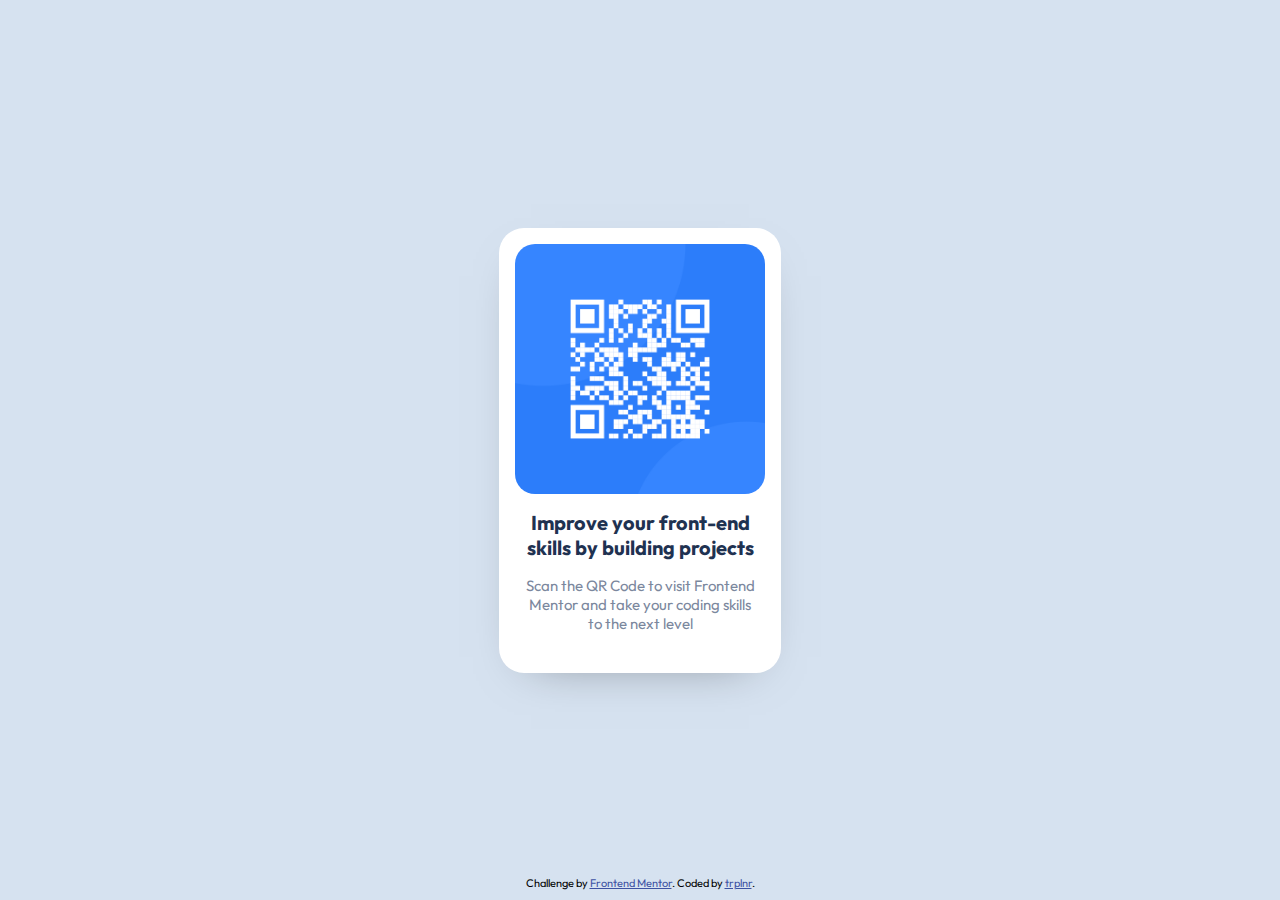
<file: Challenge 1/qr-code-component-main/index.html>
<!DOCTYPE html>
<html lang="en">

<head>
  <meta charset="UTF-8">
  <meta name="viewport" content="width=device-width, initial-scale=1.0">
  <link rel="icon" type="image/png" sizes="32x32" href="./images/favicon-32x32.png">
  <title>Frontend Mentor | QR code component</title>
  <style>
    @import url('https://fonts.googleapis.com/css2?family=Outfit:wght@400;700&display=swap');

    .attribution {
      position: absolute;
      bottom: 10px;
      font-size: 11px;
      text-align: center;
    }

    .attribution a {
      color: hsl(228, 45%, 44%);
    }

    body {
      box-sizing: border-box;
      padding: 0;
      margin: 0;
      background-color: hsl(212, 45%, 89%);
      display: grid;
      place-items: center;
      height: 100vh;
      font-family: Outfit;
    }

    .card {
      background-color: hsl(0, 0%, 100%);
      display: inline-flex;
      flex-direction: column;
      align-items: center;
      padding: 16px;
      border-radius: 25px;
      box-shadow: 0 1em 3em -2em rgba(0, 0, 0, 0.5);
    }

    .qr-code {
      display: inline-flex;
      width: 250px;
      height: auto;
      border-radius: 20px;
    }

    .card-title {
      font-size: 20px;
      font-weight: 700;
      text-align: center;
      max-width: 235px;
      margin: 0;
      margin-block: 16px;
      color: hsl(218, 44%, 22%);
    }

    .card-text {
      font-size: 15px;
      font-weight: 400;
      text-align: center;
      max-width: 235px;
      margin: 0;
      margin-bottom: 24px;
      color: hsl(220, 15%, 55%);
    }
  </style>
</head>

<body>
  <div class="card" role="card">
    <img src="images/image-qr-code.png" alt="QR CODE" class="qr-code">
    <h2 class="card-title">Improve your front-end skills by building projects</h2>
    <p class="card-text">Scan the QR Code to visit Frontend Mentor and take your coding skills to the next level</p>
  </div>
  <div class="attribution" role="attribution">
    Challenge by <a href="https://www.frontendmentor.io?ref=challenge" target="_blank">Frontend Mentor</a>.
    Coded by <a href="https://github.com/Trioplane">trplnr</a>.
  </div>
</body>

</html>
</file>
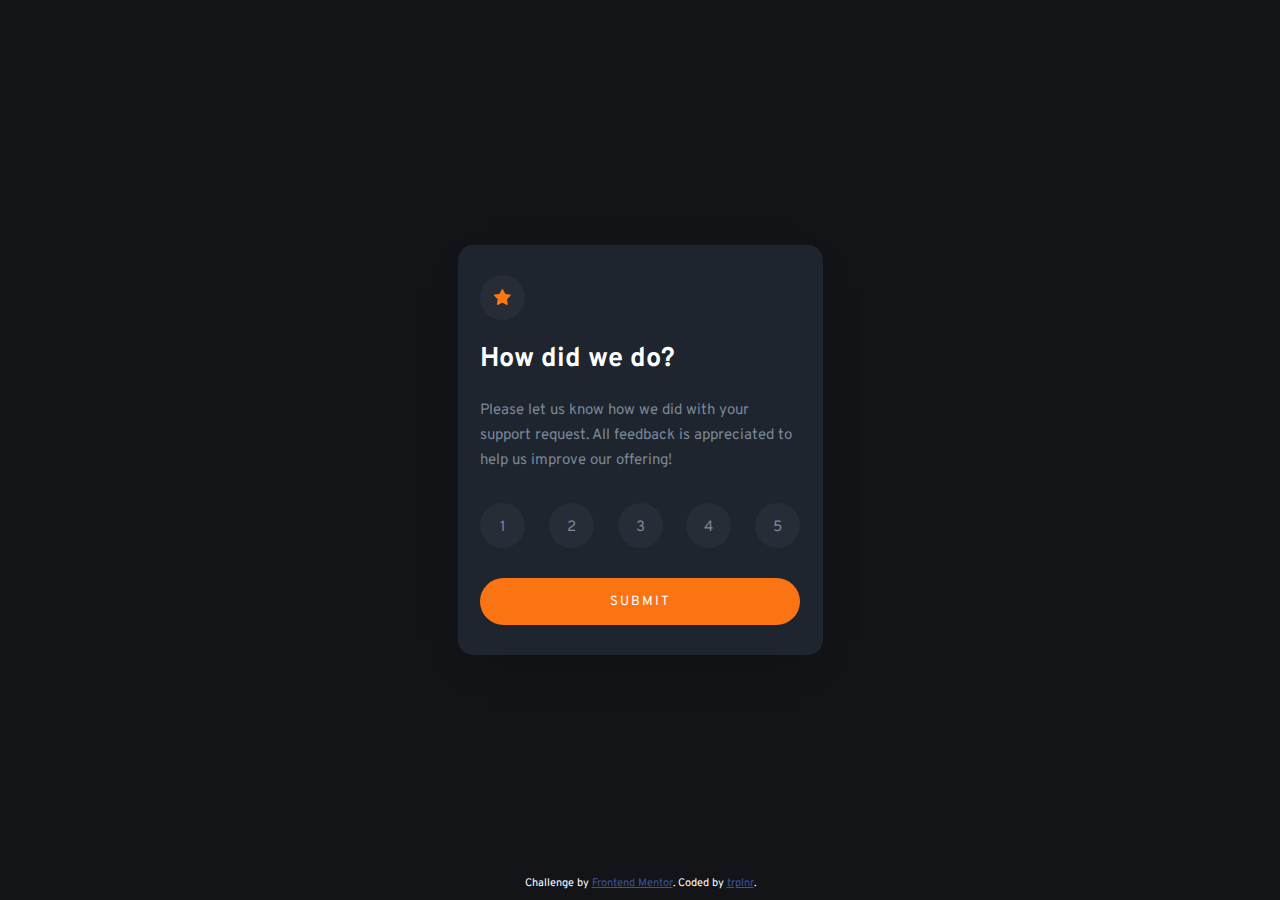
<file: Challenge 2/interactive-rating-component-main/index.html>
<!DOCTYPE html>
<html lang="en">

<head>
  <meta charset="UTF-8">
  <meta name="viewport" content="width=device-width, initial-scale=1.0">
  <link rel="stylesheet" href="styles.css">
  <link rel="icon" type="image/png" sizes="32x32" href="./images/favicon-32x32.png">
  <title>Frontend Mentor | Interactive rating component</title>
  <style>
    .attribution {
      color: var(--white);
      font-size: 11px;
      text-align: center;
      position: absolute;
      bottom: 10px;
    }

    .attribution a {
      color: hsl(228, 45%, 44%);
    }
  </style>
  <script src="index.js" defer></script>
</head>

<body>

  <main>
    <div id="rating-state">
      <div class="star">
        <svg width="17" height="16" xmlns="http://www.w3.org/2000/svg">
          <path
            d="m9.067.43 1.99 4.031c.112.228.33.386.58.422l4.45.647a.772.772 0 0 1 .427 1.316l-3.22 3.138a.773.773 0 0 0-.222.683l.76 4.431a.772.772 0 0 1-1.12.813l-3.98-2.092a.773.773 0 0 0-.718 0l-3.98 2.092a.772.772 0 0 1-1.119-.813l.76-4.431a.77.77 0 0 0-.222-.683L.233 6.846A.772.772 0 0 1 .661 5.53l4.449-.647a.772.772 0 0 0 .58-.422L7.68.43a.774.774 0 0 1 1.387 0Z"
            fill="#FC7614" />
        </svg>
      </div>
      <h2 class="rating-title">How did we do?</h2>
      <p class="rating-text">
        Please let us know how we did with your support request. All feedback is appreciated
        to help us improve our offering!
      </p>
      <div class="rating-buttons">
        <div id="rating-1">
          <p>1</p>
        </div>
        <div id="rating-2">
          <p>2</p>
        </div>
        <div id="rating-3">
          <p>3</p>
        </div>
        <div id="rating-4">
          <p>4</p>
        </div>
        <div id="rating-5">
          <p>5</p>
        </div>
      </div>
      <button id="rating-submit">Submit</button>
    </div>

    <div id="thanks-state" class="hide">
      <div class="phone-svg">
        <svg width="162" height="108" xmlns="http://www.w3.org/2000/svg">
          <g fill="none">
            <path
              d="M30 93.744h-.044a23.456 23.456 0 0 1-1.61-.189.543.543 0 0 1 .155-1.076c.52.076 1.04.135 1.563.178a.538.538 0 0 1-.043 1.076l-.022.01Zm5.37-.205a.538.538 0 0 1-.08-1.076 19.51 19.51 0 0 0 1.54-.306.536.536 0 0 1 .645.403.538.538 0 0 1-.397.646c-.537.129-1.074.236-1.611.323l-.097.01Zm-12.137-1.312a.536.536 0 0 1-.183-.033 24.346 24.346 0 0 1-1.525-.608.539.539 0 0 1 .424-.99c.483.21.983.404 1.472.587a.538.538 0 0 1-.188 1.044Zm18.759-.829a.538.538 0 0 1-.242-1.022c.467-.226.934-.479 1.39-.742a.536.536 0 1 1 .538.93c-.478.275-.967.538-1.45.78a.536.536 0 0 1-.258.054h.022Zm-24.994-2.292a.536.536 0 0 1-.29-.08c-.457-.29-.913-.597-1.36-.91a.536.536 0 1 1 .612-.882c.436.307.876.597 1.322.883a.538.538 0 0 1-.284.99Zm30.772-1.544a.537.537 0 0 1-.408-.193.539.539 0 0 1 .06-.759l.117-.124c.355-.306.715-.624 1.074-.957a.537.537 0 1 1 .73.79c-.375.345-.74.673-1.106.985l-.123.102a.537.537 0 0 1-.344.156Zm-36.326-2.69a.537.537 0 0 1-.36-.14c-.402-.37-.8-.747-1.18-1.124a.539.539 0 0 1 .751-.769c.376.371.763.737 1.155 1.076a.538.538 0 0 1 .032.764.537.537 0 0 1-.398.194Zm41.305-2.21a.537.537 0 0 1-.398-.899c.355-.393.715-.79 1.074-1.2a.537.537 0 1 1 .806.71c-.365.415-.725.818-1.074 1.21a.537.537 0 0 1-.408.152v.026ZM6.724 79.723a.537.537 0 0 1-.424-.204 41.79 41.79 0 0 1-.989-1.308.539.539 0 0 1 .124-.753.536.536 0 0 1 .746.124c.312.425.629.85.962 1.27a.539.539 0 0 1-.42.871Zm50.579-2.383a.539.539 0 0 1-.419-.877c.338-.414.677-.828 1.015-1.253a.537.537 0 1 1 .838.672l-1.02 1.259a.537.537 0 0 1-.414.199ZM2.9 73.887a.537.537 0 0 1-.473-.312c-.257-.5-.499-1-.714-1.485a.539.539 0 0 1 .685-.72c.133.052.24.154.298.285.21.462.44.946.687 1.425a.539.539 0 0 1-.483.786v.021Zm58.753-2.028a.537.537 0 0 1-.424-.866l.988-1.275a.537.537 0 1 1 .848.656l-.988 1.275a.537.537 0 0 1-.424.188v.022ZM.682 67.286a.537.537 0 0 1-.537-.462A17.06 17.06 0 0 1 0 65.16a.538.538 0 1 1 1.074 0c.018.519.063 1.036.134 1.55a.539.539 0 0 1-.462.607l-.064-.032Zm65.24-.973a.537.537 0 0 1-.43-.867l.984-1.28a.536.536 0 0 1 .853.65l-.993 1.265a.537.537 0 0 1-.414.21v.022Zm88.49-2.96a.724.724 0 0 1-.15 0 .537.537 0 0 1-.366-.666c.134-.474.28-.99.424-1.544a.538.538 0 0 1 .655-.388.537.537 0 0 1 .382.662c-.145.538-.29 1.076-.43 1.565a.537.537 0 0 1-.515.372Zm-84.247-2.592a.536.536 0 0 1-.424-.867l.983-1.28a.54.54 0 1 1 .854.662l-.989 1.275a.537.537 0 0 1-.413.183l-.01.027Zm-68.924-.382a.536.536 0 0 1-.156 0 .538.538 0 0 1-.355-.673 21.47 21.47 0 0 1 .537-1.565.537.537 0 1 1 .994.403c-.193.49-.37.985-.537 1.474a.537.537 0 0 1-.473.334l-.01.027Zm154.782-3.863a.311.311 0 0 1-.102 0 .538.538 0 0 1-.43-.624c.097-.538.188-1.044.28-1.582a.545.545 0 1 1 1.073.178c-.09.538-.182 1.076-.279 1.614a.537.537 0 0 1-.542.414ZM74.46 55.209a.537.537 0 0 1-.424-.872l1.004-1.27a.537.537 0 1 1 .838.673l-.999 1.264a.537.537 0 0 1-.408.205h-.01ZM4.436 54.165a.539.539 0 0 1-.43-.855c.323-.436.666-.872 1.02-1.297a.537.537 0 1 1 .822.694 22.92 22.92 0 0 0-.977 1.237.537.537 0 0 1-.435.221Zm74.408-4.417a.539.539 0 0 1-.414-.877l1.026-1.248a.537.537 0 1 1 .843.667l-1.02 1.243a.537.537 0 0 1-.435.215Zm78.124-.161h-.043a.538.538 0 0 1-.494-.576c.043-.538.075-1.076.107-1.614a.538.538 0 0 1 .564-.538c.295.018.52.27.505.565a54.253 54.253 0 0 1-.107 1.614.538.538 0 0 1-.532.549ZM9.28 49.13a.537.537 0 0 1-.338-.958c.8-.646 1.316-.99 1.337-1.006a.536.536 0 0 1 .59.898s-.499.334-1.25.942a.536.536 0 0 1-.35.124h.011Zm74.075-4.74a.537.537 0 0 1-.403-.888c.35-.408.704-.817 1.074-1.22a.537.537 0 1 1 .806.71c-.355.403-.71.806-1.074 1.215a.537.537 0 0 1-.414.183h.01Zm73.742-1.797a.537.537 0 0 1-.537-.505 54.325 54.325 0 0 0-.118-1.614.54.54 0 1 1 1.074-.097c.048.538.091 1.076.118 1.614 0 .285-.221.52-.505.538l-.032.064Zm-69.064-3.416a.537.537 0 0 1-.392-.904c.365-.398.735-.79 1.106-1.178a.536.536 0 0 1 .779.737l-1.074 1.173a.537.537 0 0 1-.44.172h.02Zm68.092-3.502a.537.537 0 0 1-.537-.409 22.668 22.668 0 0 0-.408-1.533.539.539 0 0 1 1.03-.307c.151.538.296 1.05.425 1.587a.539.539 0 0 1-.398.651l-.112.01Zm-63.221-1.512a.537.537 0 0 1-.376-.92l1.165-1.13a.537.537 0 1 1 .763.76c-.387.365-.768.741-1.155 1.118a.537.537 0 0 1-.419.172h.022Zm5.14-4.745a.537.537 0 0 1-.355-.941l1.235-1.076a.539.539 0 1 1 .693.828c-.408.34-.817.689-1.225 1.039a.537.537 0 0 1-.37.15h.021Zm55.197-.575c-.247-.468-.505-.931-.779-1.378a.537.537 0 1 1 .918-.554c.285.463.537.947.811 1.431a.539.539 0 0 1-.478.791.537.537 0 0 1-.472-.29ZM103.5 25.055a.539.539 0 0 1-.322-.974c.44-.322.88-.634 1.32-.946a.537.537 0 0 1 .845.394.54.54 0 0 1-.227.488l-1.3.93a.536.536 0 0 1-.338.108h.022Zm46.132-1.56a.537.537 0 0 1-.381-.161c-.359-.359-.74-.717-1.144-1.076a.536.536 0 1 1 .709-.807c.408.36.81.742 1.197 1.135a.539.539 0 0 1 0 .759.537.537 0 0 1-.403.15h.022Zm-40.279-2.28a.537.537 0 0 1-.274-1.001c.473-.275.946-.538 1.418-.797a.54.54 0 0 1 .81.474.542.542 0 0 1-.273.468c-.467.253-.929.538-1.39.785a.536.536 0 0 1-.344.07h.053Zm34.737-1.894a.504.504 0 0 1-.258-.07c-.451-.248-.924-.49-1.407-.716a.539.539 0 0 1 .462-.974c.499.237.988.49 1.46.748a.538.538 0 0 1-.257 1.012Zm-28.49-1.195a.537.537 0 0 1-.2-1.038c.505-.204 1.01-.398 1.52-.581a.537.537 0 0 1 .366 1.011c-.495.178-.989.366-1.483.57a.536.536 0 0 1-.247.038h.043Zm22.045-1.452a.777.777 0 0 1-.156 0c-.505-.15-1.02-.29-1.53-.41a.553.553 0 0 1 .252-1.075c.537.129 1.074.269 1.611.425a.542.542 0 0 1-.15 1.076l-.027-.016Zm-15.456-.597a.537.537 0 0 1-.118-1.066c.537-.107 1.074-.21 1.61-.29a.543.543 0 0 1 .59.735.544.544 0 0 1-.423.34c-.537.082-1.036.178-1.557.286a.365.365 0 0 1-.102-.005Zm8.555-.603h-.038a32.41 32.41 0 0 0-1.579-.06.538.538 0 0 1 0-1.075c.537 0 1.074.027 1.638.06a.538.538 0 0 1-.032 1.075h.01Z"
              fill="#E6E6E6" />
            <path fill="#39475F" d="M119.847 100.221H58.146L70.332.793h55.025l5.747 7.601z" />
            <path fill="#61728D" d="M113.172 100.221H51.465L63.651.793h61.706z" />
            <path fill="#181F27" d="M110.132 81.354H58.576l8.791-71.695h51.557z" />
            <path fill="#1E252E" d="m92.743 50.055 14.897.177-.29 2.308-14.607-.252z" />
            <path fill="#39475F" d="m51.465 100.221 7.422 6.864 60.037.915.923-7.779z" />
            <path
              d="M99.096 29.058s2.572.183 3.888 5.03c1.316 4.847.865 18.377.865 18.377l-11.096-.177s-5.537-20.137 6.343-23.23Z"
              fill="#2D394B" />
            <path fill="#FC7614" d="M5.42 32.843 45.778 0l21.18 26.119L26.603 58.96z" />
            <path fill="#FFF" d="M27.49 21.931 45.56 7.226l3.497 4.313-18.07 14.706z" />
            <path
              d="m25.272 45.175 5.338-4.345a2.772 2.772 0 0 1 3.902.404 2.781 2.781 0 0 1-.404 3.91l-5.338 4.344a2.772 2.772 0 0 1-3.903-.404 2.781 2.781 0 0 1 .405-3.91ZM37.33 35.365l16.89-13.743a2.772 2.772 0 0 1 3.902.404 2.781 2.781 0 0 1-.405 3.909L40.83 39.679a2.772 2.772 0 0 1-3.903-.404 2.781 2.781 0 0 1 .405-3.91Z"
              fill="#FFF" opacity=".46" />
            <ellipse fill="#FFF" opacity=".3" cx="17.937" cy="33.636" rx="3.673" ry="3.68" />
            <ellipse fill="#FFF" opacity=".3" cx="21.664" cy="30.284" rx="3.673" ry="3.68" />
            <path
              d="M99.096 29.058s-5.838 2.103-3.803 18.581c1.493 12.073-3.55 28.056-11.004 28.25-7.454.193-21.202-.463-21.202-.463s7.159-18.56 5.676-34.145a14.786 14.786 0 0 1 .763-6.456c.87-2.373 2.487-4.842 5.494-5.245 6.004-.818 24.076-.522 24.076-.522Z"
              fill="#BAD6FA" />
            <path
              d="m58.957 76.63 26.342-.537s-4.017-3.992-4.27-14.154l-36.234.538a31.494 31.494 0 0 0 2.841 7.531 12.547 12.547 0 0 0 11.32 6.623Z"
              fill="#546F8D" />
            <path fill="#2D394B" d="m78.21 14.834-.918 6.041h26.621l.806-6.041z" />
            <path
              d="M85.54 86.19c-2.872-2.517-7.416-2.022-9.446 1.222a4.955 4.955 0 0 0-.8 2.647c0 3.98 2.744 6.59 8.227 5.492 4.184-.839 5.779-6.073 2.02-9.36Z"
              fill="#FFF" opacity=".48" />
            <ellipse fill="#FC7614" cx="147.188" cy="81.542" rx="14.812" ry="14.837" />
            <path
              d="M73.731 35.75a.537.537 0 0 1-.038-1.076c.113 0 11.343-.828 17.363-.29a.54.54 0 0 1-.096 1.076c-5.908-.538-17.079.274-17.186.285l-.043.005Zm-.891 7.279a.538.538 0 0 1-.038-1.076c.113 0 11.342-.828 17.363-.29a.54.54 0 0 1-.097 1.076c-5.907-.538-17.073.28-17.185.285l-.043.005Zm-.102 7.564a.538.538 0 0 1-.043-1.076c.112 0 11.347-.829 17.362-.29a.54.54 0 0 1-.096 1.075c-5.908-.538-17.073.28-17.186.286l-.037.005Zm-.715 7.564a.537.537 0 0 1-.037-1.076c.112 0 11.342-.829 17.362-.285a.54.54 0 0 1-.096 1.076c-5.908-.538-17.073.28-17.186.285h-.043Z"
              fill="#FFF" />
          </g>
        </svg>
      </div>
      <p id="thanks-rating">You selected ? out of 5</p>
      <h2 class="thanks-title">Thank you!</h2>
      <p class="thanks-text">
        We appreciate you taking the time to give a rating. If you ever need more support,
        don't hesitate to get in touch!
      </p>
    </div>
  </main>
  <section class="attribution">
    Challenge by <a href="https://www.frontendmentor.io?ref=challenge" target="_blank" rel="noreferrer">Frontend
      Mentor</a>.
    Coded by <a href="https://github.com/Trioplane" target="_blank" rel="noreferrer">trplnr</a>.
  </section>
</body>

</html>
</file>
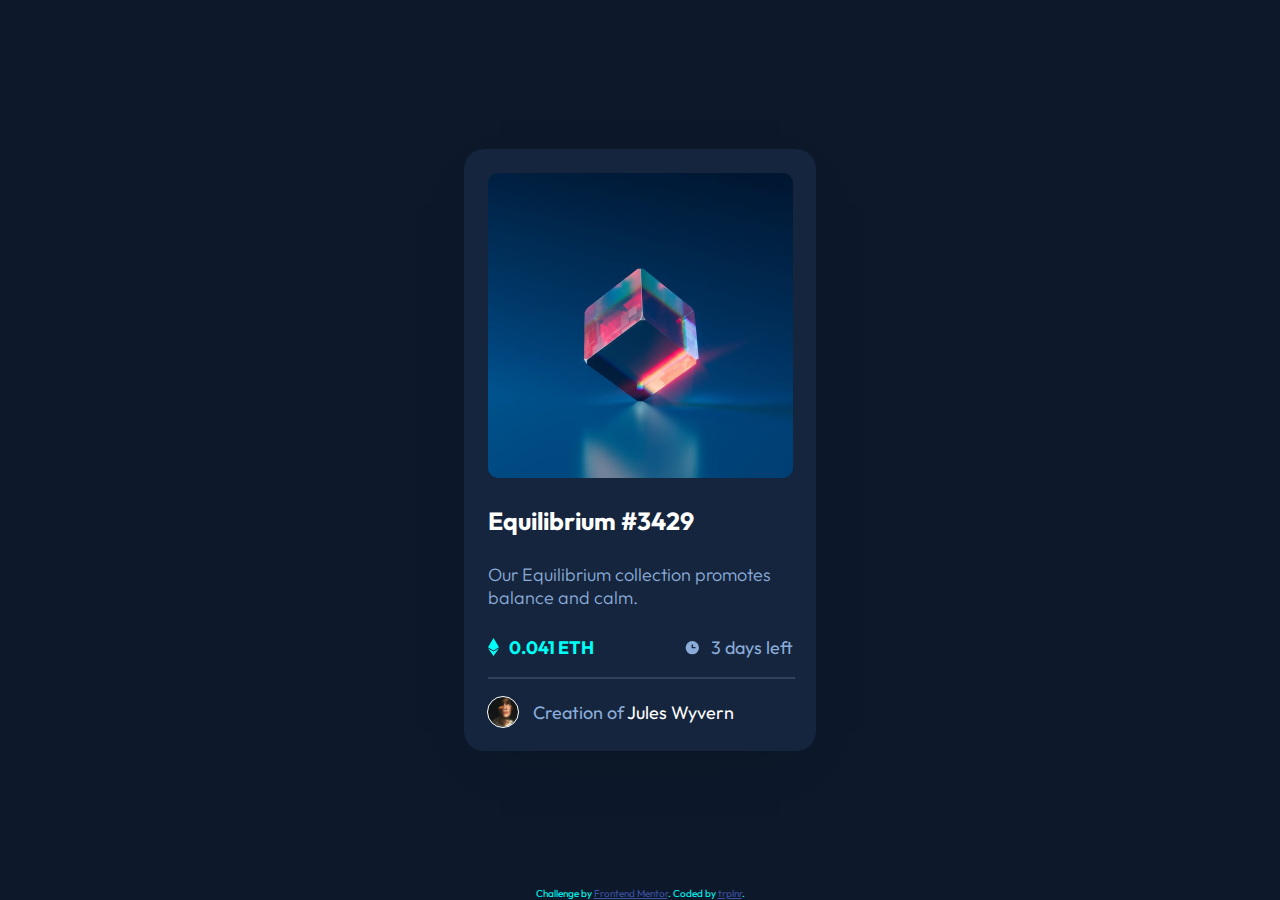
<file: Challenge 3/nft-preview-card-component-main/index.html>
<!DOCTYPE html>
<html lang="en">

<head>
  <meta charset="UTF-8">
  <meta name="viewport" content="width=device-width, initial-scale=1.0">
  <link rel="icon" type="image/png" sizes="32x32" href="./images/favicon-32x32.png">
  <title>Frontend Mentor | NFT preview card component</title>
  <link rel="stylesheet" href="styles.css">
  <style>
    @media (max-width: 400px) {
      .attribution {
        display: none;
      }

      .card {
        transform: translateY(-5%) scale(.8);
      }
    }

    .attribution {
      position: absolute;
      bottom: 0;
      font-size: 10px;
      text-align: center;
      color: var(--cyan);
    }

    .attribution a {
      color: hsl(228, 45%, 44%);
    }
  </style>
</head>

<body>
  <div class="card">
    <img src="./images/image-equilibrium.jpg" alt="NFT" class="nft">
    <div class="nft-hover"></div>
    </img>
    <span class="card-title">Equilibrium #3429</span>
    <span class="card-text">Our Equilibrium collection promotes balance and calm.</span>
    <div class="card-info">
      <div class="nft-price-wrapper">
        <svg width="11" height="18" xmlns="http://www.w3.org/2000/svg">
          <path class="eth-svg"
            d="M11 10.216 5.5 18 0 10.216l5.5 3.263 5.5-3.262ZM5.5 0l5.496 9.169L5.5 12.43 0 9.17 5.5 0Z"
            fill="#00FFF8" />
        </svg>
        <span class="nft-price">0.041 ETH</span>
      </div>
      <div class="time-wrapper">
        <svg width="17" height="17" xmlns="http://www.w3.org/2000/svg">
          <path class="clock-svg"
            d="M8.305 2.007a6.667 6.667 0 1 0 0 13.334 6.667 6.667 0 0 0 0-13.334Zm2.667 7.334H8.305a.667.667 0 0 1-.667-.667V6.007a.667.667 0 0 1 1.334 0v2h2a.667.667 0 0 1 0 1.334Z"
            fill="#8BACD9" />
        </svg>
        <span class="time-left">3 days left</span>
      </div>
    </div>
    <hr class="hr" left="0">
    <div class="creator-wrapper">
      <img src="./images/image-avatar.png" alt="Profile Picture" class="creator">
      <span class="left-text">Creation of</span>
      <span class="right-text">Jules Wyvern</span>
    </div>
  </div>
  <div class="attribution">
    Challenge by <a href="https://www.frontendmentor.io?ref=challenge" target="_blank">Frontend Mentor</a>.
    Coded by <a href="https://github.com/Trioplane" target="_blank">trplnr</a>.
  </div>
</body>

</html>
</file>
<file: Challenge 2/interactive-rating-component-main/styles.css>
/* All fonts and colors */

@import url("https://fonts.googleapis.com/css2?family=Overpass:wght@400;700&display=swap");

:root {
  --primary: hsl(25, 97%, 53%);
  --white: hsl(0, 0%, 100%);
  --light-grey: hsl(217, 12%, 63%);
  --md-grey: hsl(216, 12%, 54%);
  --md-blue: hsl(215, 18%, 18%);
  --dark-blue: hsl(215, 22%, 15%);
  --v-dark-blue: hsl(216, 12%, 8%);
  font-size: 15px;
  font-family: "Overpass", sans-serif;
}

body {
  padding: 0;
  margin: 0;
  min-height: 100vh;
  background-color: var(--v-dark-blue);
  display: grid;
  place-items: center;
}

/* DEBUGGING */

/* * {
  outline: 2px solid rgba(255, 255, 255, 0.5);
} */

/* JAVASCRIPT CSS CLASSES */

.hide {
  display: none !important;
}

/* RATING STATE */

#rating-state {
  background-color: var(--dark-blue);
  display: inline-flex;
  flex-direction: column;
  font-family: "Overpass", sans-serif;
  padding: 1.5rem;
  padding-block: 2rem;
  border-radius: 1rem;
  box-shadow: 0 1em 3em -2em rgba(0, 0, 0, 0.5);
}

.rating-buttons {
  display: inline-flex;
  justify-content: space-between;
  margin-top: 1rem;
  margin-bottom: 2rem;
  flex-direction: row;
}

.rating-buttons div {
  text-align: center;
  width: 3rem;
  aspect-ratio: 1/1;
  border-radius: 100px;
  background-color: var(--md-blue);
  color: var(--md-grey);
}

.rating-buttons div:not(.active):hover {
  background-color: var(--md-grey);
  color: var(--white);
}

.rating-buttons div.active {
  background-color: var(--primary);
  color: var(--white);
}

.rating-buttons > div > p {
  height: 0;
}

#rating-submit {
  margin: 0;
  text-align: center;
  font-family: "Overpass", sans-serif;
  text-transform: uppercase;
  letter-spacing: 2px;
  border: none;
  background-color: var(--primary);
  color: var(--white);
  padding-block: 1rem;
  border-radius: 100px;
}

#rating-submit:hover {
  background-color: var(--white);
  color: var(--primary);
}

.star {
  display: flex;
  width: 3rem;
  aspect-ratio: 1/1;
  background-color: var(--md-blue);
  align-items: center;
  justify-content: center;
  border-radius: 100px;
}

.rating-title {
  max-width: 320px;
  font-size: 1.8rem;
  color: var(--white);
}

.rating-text {
  margin: 0;
  margin-bottom: 1rem;
  line-height: 25px;
  max-width: 320px;
  color: var(--md-grey);
}

/* THANKS YOU STATE */

#thanks-state {
  background-color: var(--dark-blue);
  align-items: center;
  text-align: center;
  display: inline-flex;
  flex-direction: column;
  font-family: "Overpass", sans-serif;
  padding: 1.5rem;
  padding-block: 2rem;
  border-radius: 1rem;
  box-shadow: 0 1em 3em -2em rgba(0, 0, 0, 0.5);
}

#thanks-rating {
  max-width: 320px;
  text-align: center;
  background-color: var(--md-blue);
  padding: 0.6rem 0.7rem 0.5rem 0.7rem;
  border-radius: 100px;
  color: #bb6f24;
}

.thanks-title {
  max-width: 320px;
  font-size: 2rem;
  margin: 0;
  margin: 1rem 0 1rem 0;
  color: var(--white);
}

.thanks-text {
  max-width: 320px;
  line-height: 25px;
  margin: 0;
  margin-bottom: 2rem;
  color: var(--md-grey);
}
</file>
<file: Challenge 3/nft-preview-card-component-main/styles.css>
@import url("https://fonts.googleapis.com/css2?family=Outfit:wght@300;400;700&display=swap");

:root {
  --font: "Outfit", sans-serif;
  font-size: 18px;
  --font-small: 300;
  --font-medium: 400;
  --font-big: 700;
  --soft-blue: hsl(215, 50%, 70%);
  --cyan: hsl(178, 100%, 50%);
  --vdb-main-bg: hsl(217, 54%, 11%);
  --vdb-card-bg: hsl(216, 50%, 16%);
  --vdb-line: hsl(215, 32%, 27%);
}

body {
  margin: 0;
  padding: 0;
  display: grid;
  place-items: center;
  height: 100vh;
  font-family: var(--font);
  background-color: var(--vdb-main-bg);
}

/* * {
  outline: 2px rgb(255, 0, 0, 0.5) solid;
} */

.card {
  background-color: var(--vdb-card-bg);
  display: inline-flex;
  width: 305px;
  flex-direction: column;
  padding: 1.3rem;
  border-radius: 20px;
  box-shadow: 0 1em 3em -2em rgba(0, 0, 0, 0.5);
}

.nft {
  position: relative;
  width: 100%;
  height: auto;
  border-radius: 10px;
}

.card-title {
  transition: color 0.1s ease;
  max-width: 305px;
  margin-top: 1.5rem;
  color: white;
  font-size: 1.375rem;
  font-weight: 700;
}

.card-text {
  margin-top: 1.5rem;
  max-width: 305px;
  font-size: 1rem;
  color: var(--soft-blue);
  font-weight: 300;
}

.card-info {
  margin-top: 1.5rem;
  max-width: 305px;
  display: inline-flex;
  flex-direction: row;
  justify-content: space-between;
}

.nft-price-wrapper {
  display: flex;
  align-items: center;
}

.eth-svg {
  margin: 0;
}

.nft-price {
  color: var(--cyan);
  font-weight: 700;
  margin-left: 10px;
}

.time-wrapper {
  display: flex;
  align-items: center;
}

.clock-svg {
  margin: 0;
}

.time-left {
  color: var(--soft-blue);
  margin-left: 10px;
}

.hr {
  margin: 0;
  margin-top: 1rem;
  border: 0.5px var(--vdb-line) solid;
  width: 305px;
}

.creator-wrapper {
  margin-top: 1rem;
  max-width: 305px;
  display: flex;
  align-items: center;
}

.creator {
  width: 10%;
  height: auto;
  outline: 1px white solid;
  border-radius: 100%;
}

.left-text {
  margin-inline: 15px 3px;
  color: var(--soft-blue);
}

.right-text {
  transition: color 0.1s ease;
  color: white;
}

/* HOVER STATES */

.nft-hover:hover {
  opacity: 100;
}

.nft-hover {
  transition: opacity 0.1s ease;
  opacity: 0;
  position: absolute;
  width: 17rem;
  border-radius: 10px;
  aspect-ratio: 1/1;
  background-color: hsla(178, 100%, 50%, 50%);
}

.nft-hover::before {
  content: "";
  position: absolute;
  top: 50%;
  left: 50%;
  transform: translate(-50%, -50%);
  background-image: url(./images/icon-view.svg);
  width: 15%;
  aspect-ratio: 1/1;
}

.card-title:hover {
  color: var(--cyan);
}

.right-text:hover {
  color: var(--cyan);
}
</file>
